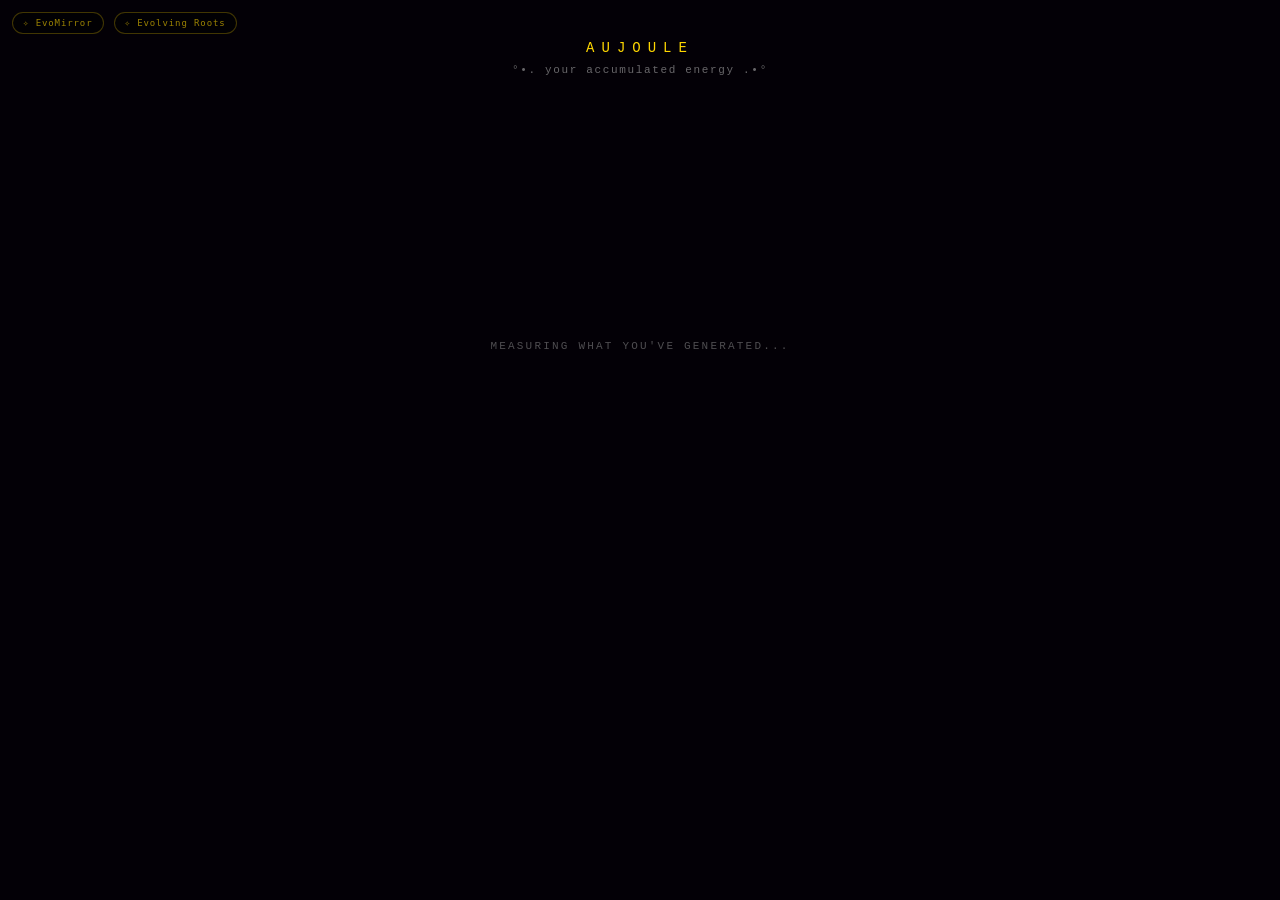
<file: aujoule-frontend/Aujoulefrontend.html - Copy.html>
<!DOCTYPE html>
<html lang="en">
<head>
<meta charset="UTF-8">
<meta name="viewport" content="width=device-width, initial-scale=1.0, maximum-scale=1.0">
<title>AuJoule - Your Real Accumulated Energy</title>
<meta name="description" content="AuJoule measures the real, cumulative energy behind every seal you've generated across the system - not currency, an honest reflection of what you've actually made.">
<meta property="og:title" content="AuJoule">
<meta property="og:description" content="The real, accumulated energy behind every seal you've generated - not currency, an honest measure.">
<meta property="og:url" content="https://aujoule.com">
<meta property="og:type" content="website">
<meta name="crypto-address" content="0x44636E01b9Bc5b6530e045e4496a56844DD00e37">
<meta name="sovereign-wallet" content="0x44636E01b9Bc5b6530e045e4496a56844DD00e37">
<meta name="twitter:card" content="summary">
<meta name="twitter:title" content="AuJoule">
<meta name="twitter:description" content="Your real, accumulated energy across the system.">
<link rel="icon" href="data:,">
<style>
    html, body { margin: 0; padding: 0; background: #030006; color: #fff; font-family: 'Courier New', monospace; min-height: 100vh; }
    .title {
        text-align: center; padding-top: max(40px, env(safe-area-inset-top));
        font-size: 14px; letter-spacing: 0.5em; color: #ffd700; text-transform: uppercase;
    }
    .sub { text-align: center; color: rgba(255,255,255,0.4); font-size: 11px; margin-top: 8px; letter-spacing: 0.15em; }

    .orb-wrap { display: flex; justify-content: center; margin: 50px 0 30px; }
    .orb {
        width: 220px; height: 220px; border-radius: 50%;
        background: radial-gradient(circle at 35% 30%, rgba(255,215,0,0.9), rgba(191,0,255,0.4) 55%, rgba(0,0,0,0) 75%);
        box-shadow: 0 0 60px rgba(255,215,0,0.4), 0 0 120px rgba(191,0,255,0.25);
        animation: breathe 4s ease-in-out infinite;
        display: flex; align-items: center; justify-content: center; flex-direction: column;
    }
    @keyframes breathe { 0%, 100% { transform: scale(1); } 50% { transform: scale(1.05); } }
    .orb-value { font-size: 30px; font-weight: bold; color: #fff; text-shadow: 0 0 12px #ffd700; }
    .orb-unit { font-size: 11px; letter-spacing: 0.2em; color: rgba(255,255,255,0.7); margin-top: 4px; }

    .stats-grid {
        max-width: 500px; margin: 0 auto; padding: 0 20px 40px;
        display: grid; grid-template-columns: 1fr 1fr; gap: 14px;
    }
    .stat-card {
        border: 1px solid rgba(255,215,0,0.25); background: rgba(255,215,0,0.04);
        border-radius: 10px; padding: 14px; text-align: center;
    }
    .stat-num { font-size: 22px; color: #ffd700; font-weight: bold; }
    .stat-label { font-size: 9px; letter-spacing: 0.15em; color: rgba(255,255,255,0.5); text-transform: uppercase; margin-top: 4px; }

    .explainer {
        max-width: 460px; margin: 0 auto 40px; padding: 16px 20px;
        border-top: 1px dashed rgba(255,255,255,0.15); font-size: 11px;
        color: rgba(255,255,255,0.45); line-height: 1.7; text-align: center;
    }

    .need-login {
        display: none; min-height: 60vh; flex-direction: column; align-items: center; justify-content: center;
        gap: 16px; text-align: center; padding: 24px;
    }
    .need-login p { max-width: 380px; color: rgba(255,255,255,0.6); font-size: 13px; line-height: 1.7; }
    .need-login a {
        color: #ffd700; border: 1px solid rgba(255,215,0,0.4); padding: 10px 22px;
        border-radius: 999px; text-decoration: none; font-size: 11px; letter-spacing: 0.15em; text-transform: uppercase;
    }
    .login-form { display: flex; flex-direction: column; gap: 10px; width: min(90vw, 300px); }
    .login-form input {
        padding: 12px 14px; background: rgba(255,255,255,0.05); border: 1px solid rgba(255,215,0,0.3);
        color: #fff; border-radius: 8px; font-family: inherit; font-size: 16px;
    }
    .login-form input::placeholder { color: rgba(255,255,255,0.35); }
    .login-form button {
        padding: 12px; background: #ffd700; color: #000; border: none; border-radius: 8px;
        font-weight: bold; cursor: pointer; font-family: inherit; letter-spacing: 0.1em; text-transform: uppercase;
    }
    .login-error { color: #ff5e00; font-size: 11px; min-height: 14px; }
    .login-divider { color: rgba(255,255,255,0.3); font-size: 10px; margin: 4px 0; }
    .loading-state {
        min-height: 60vh; display: flex; align-items: center; justify-content: center;
        color: rgba(255,255,255,0.3); font-size: 11px; letter-spacing: 0.2em; text-transform: uppercase;
    }
    .cross-nav {
        position: fixed; top: max(12px, env(safe-area-inset-top)); left: 12px; z-index: 30;
        display: flex; gap: 10px; font-family: monospace; font-size: 9px;
    }
    .cross-nav a {
        color: rgba(255,215,0,0.6); text-decoration: none; letter-spacing: 0.1em;
        border: 1px solid rgba(255,215,0,0.25); padding: 5px 10px; border-radius: 999px;
        background: rgba(0,0,0,0.4); transition: color 0.2s ease;
    }
    .cross-nav a:hover { color: rgba(255,215,0,1); }
</style>
    <script>
        const API_BASE_URL = "https://auevo-backend.lisajevolving.workers.dev";
    </script>
</head>
<body>

<div class="cross-nav">
    <a href="https://evomirror.com">✧ EvoMirror</a>
    <a href="https://evolvingroots.org">✧ Evolving Roots</a>
</div>

<div class="title">AuJoule</div>
<div class="sub">°•. your accumulated energy .•°</div>

<div id="loadingState" class="loading-state">Measuring what you've generated...</div>

<div id="mainContent" style="display:none;">
    <div class="orb-wrap">
        <div class="orb">
            <div class="orb-value" id="orbValue">0</div>
            <div class="orb-unit">AuJ</div>
        </div>
    </div>

    <div class="stats-grid">
        <div class="stat-card"><div class="stat-num" id="statSeals">0</div><div class="stat-label">Seals Sealed</div></div>
        <div class="stat-card"><div class="stat-num" id="statGates">0</div><div class="stat-label">Gates Crossed</div></div>
        <div class="stat-card"><div class="stat-num" id="statRealm">-</div><div class="stat-label">Dominant Realm</div></div>
        <div class="stat-card"><div class="stat-num" id="statAvg">0</div><div class="stat-label">Avg Energy / Seal</div></div>
    </div>

    <div class="explainer">
        AuJoule is a real, honest measure - not currency, not tradeable. It's the sum of the actual energy formula behind every seal you've ever generated, root the entire system was built on. It reflects effort and presence, nothing invented.
    </div>
</div>

<div class="need-login" id="needLogin">
    <p>AuJoule measures what you've actually generated across the system. Sign in with your EvoMirror account.</p>
    <div class="login-form">
        <input type="email" id="loginEmail" placeholder="your email" autocomplete="email">
        <input type="password" id="loginPassword" placeholder="your password" autocomplete="current-password">
        <button id="loginSubmitBtn">Sign In</button>
        <div class="login-error" id="loginError"></div>
    </div>
    <div class="login-divider">no account yet?</div>
    <a href="https://evomirror.com">Begin on EvoMirror</a>
</div>

<script>
const SUPABASE_URL = 'https://mwiziojeqhzwoygbcttq.supabase.co';
const SUPABASE_ANON_KEY = 'sb_publishable_PRdPGdDmDSmdO0yiDLBDTA_6UcurViL';
const supabaseClient = window.supabase.createClient(SUPABASE_URL, SUPABASE_ANON_KEY);

function matchRealmKey(realmText) {
    if (!realmText) return null;
    const realms = ["RUBY ROOT ANCHOR", "AMBER KUNDALINI", "EMERALD HEART", "AZURE THROAT", "INDIGO THIRD EYE", "VIOLET CROWN"];
    const upper = realmText.toUpperCase();
    return realms.find(key => upper.includes(key)) || null;
}

async function init() {
    const { data: sessionData } = await supabaseClient.auth.getSession();
    const authUser = sessionData.session ? sessionData.session.user : null;

    if (!authUser) {
        document.getElementById('loadingState').style.display = 'none';
        document.getElementById('needLogin').style.display = 'flex';
        return;
    }

    const { data: seals, error } = await supabaseClient
        .from('seals')
        .select('matrix_coordinates, evo_metrics')
        .eq('user_id', authUser.id);

    document.getElementById('loadingState').style.display = 'none';

    if (error || !seals || seals.length === 0) {
        document.getElementById('needLogin').style.display = 'flex';
        return;
    }

    // The actual energy total - a real sum of the root formula's output
    // across every seal this identity has ever generated. Not invented,
    // not decorative - literally the numbers already computed each time.
    let totalEnergy = 0;
    let totalGates = 0;
    const realmCounts = {};

    seals.forEach(seal => {
        const delta = seal.evo_metrics && typeof seal.evo_metrics.evolution_delta === 'number'
            ? seal.evo_metrics.evolution_delta
            : 0;
        totalEnergy += Math.abs(delta);

        if (seal.evo_metrics && seal.evo_metrics.is_gate) totalGates++;

        const realmKey = matchRealmKey(seal.matrix_coordinates && seal.matrix_coordinates.oracle_realm);
        if (realmKey) realmCounts[realmKey] = (realmCounts[realmKey] || 0) + 1;
    });

    let dominantRealm = 'still forming';
    let dominantCount = 0;
    Object.keys(realmCounts).forEach(realm => {
        if (realmCounts[realm] > dominantCount) {
            dominantRealm = realm;
            dominantCount = realmCounts[realm];
        }
    });

    const avgEnergy = totalEnergy / seals.length;

    document.getElementById('orbValue').innerText = totalEnergy.toFixed(1);
    document.getElementById('statSeals').innerText = seals.length;
    document.getElementById('statGates').innerText = totalGates;
    document.getElementById('statRealm').innerText = dominantRealm;
    document.getElementById('statAvg').innerText = avgEnergy.toFixed(2);
    document.getElementById('mainContent').style.display = 'block';
}

document.getElementById('loginSubmitBtn').addEventListener('click', async () => {
    const email = document.getElementById('loginEmail').value.trim();
    const password = document.getElementById('loginPassword').value;
    const errorEl = document.getElementById('loginError');
    errorEl.innerText = '';

    if (!email || !password) {
        errorEl.innerText = 'Enter both email and password.';
        return;
    }

    try {
        const { error } = await supabaseClient.auth.signInWithPassword({ email, password });
        if (error) throw error;
        document.getElementById('needLogin').style.display = 'none';
        document.getElementById('loadingState').style.display = 'flex';
        init();
    } catch (err) {
        errorEl.innerText = err.message || 'Something went wrong.';
    }
});

init();
</script>
</body>
</html>
</file>
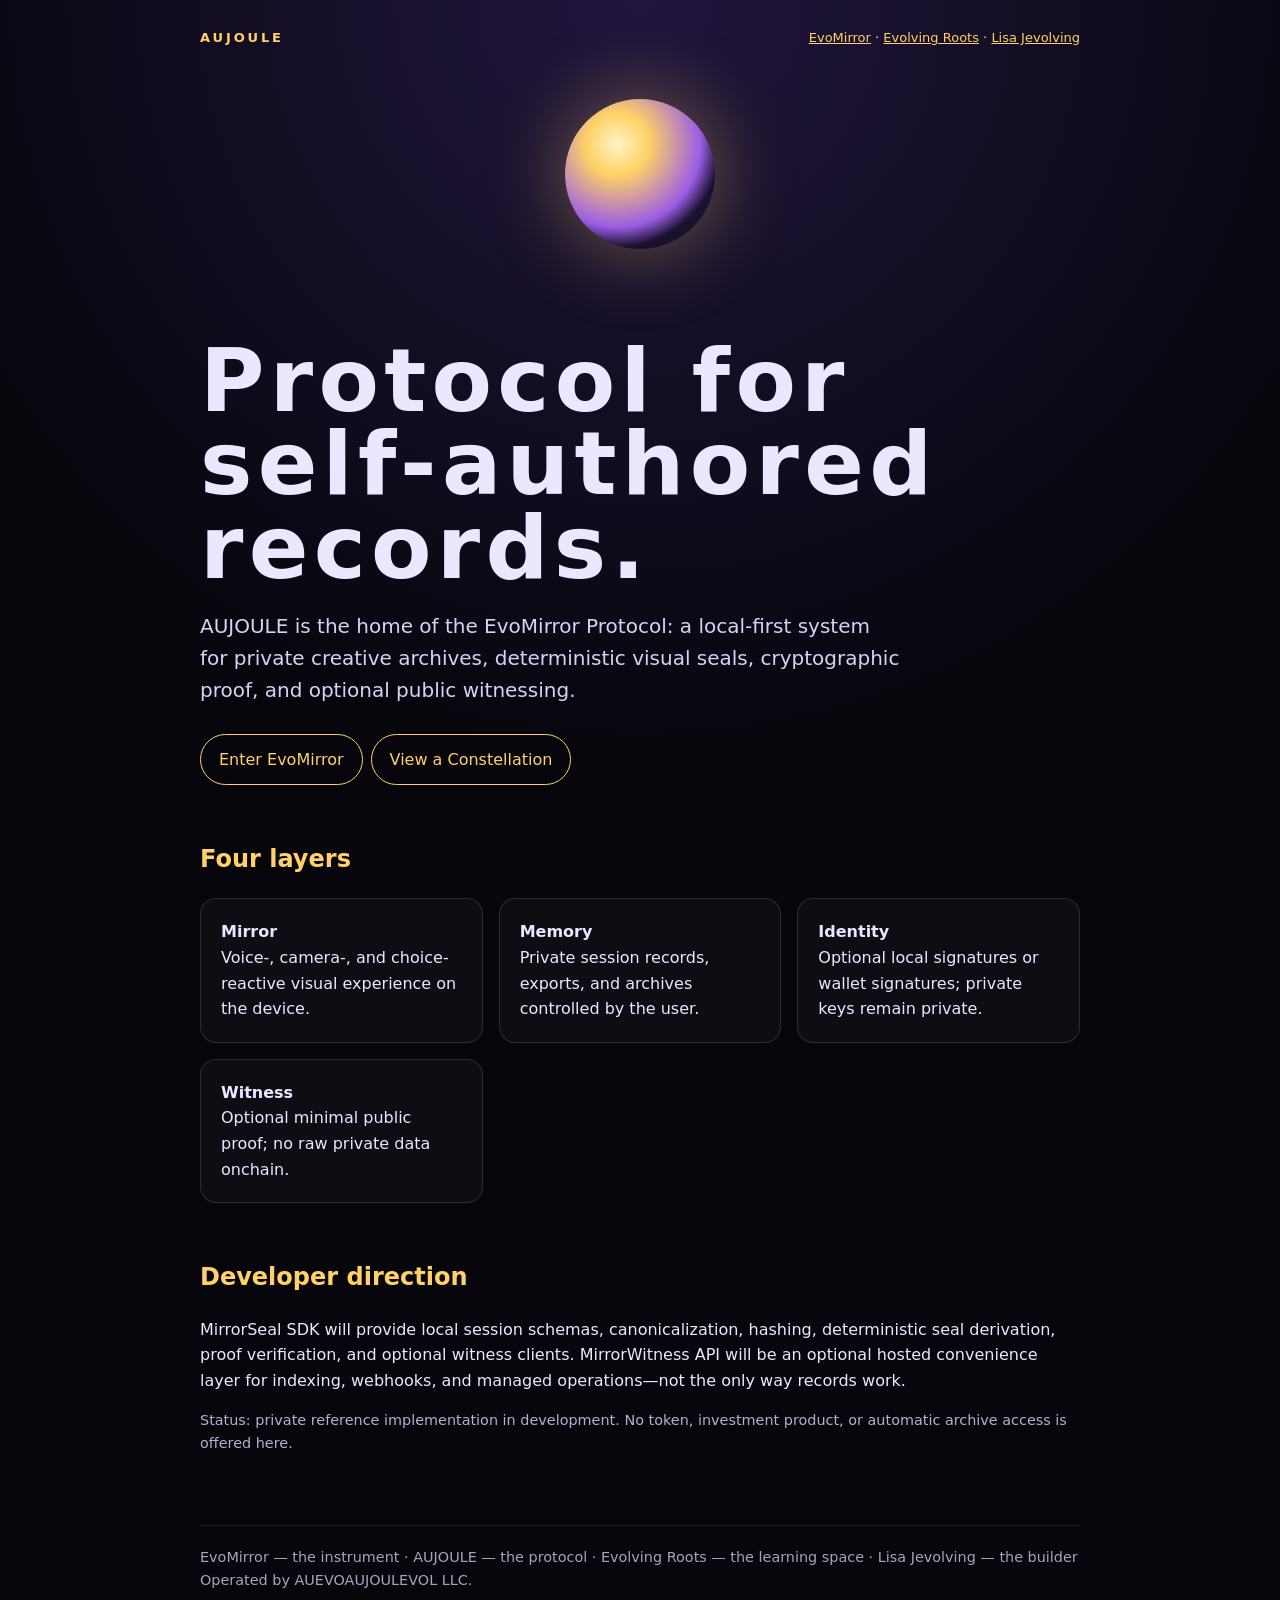
<file: aujoule-frontend/index-backup.html>
<!doctype html>
<html lang="en"><head><meta charset="utf-8"><meta name="viewport" content="width=device-width,initial-scale=1"><title>AUJOULE — EvoMirror Protocol</title><meta name="description" content="AUJOULE is the protocol and developer home for EvoMirror: local-first creative records, deterministic visual seals, and optional public proof."><style>
:root{--bg:#07060d;--gold:#ffd166;--violet:#9b5de5;--ink:#eae7ff}*{box-sizing:border-box}body{margin:0;background:radial-gradient(circle at 50% 0,#21163e,transparent 42%),var(--bg);color:var(--ink);font:16px/1.6 system-ui,sans-serif}.wrap{max-width:920px;margin:auto;padding:28px 20px 70px}nav{display:flex;justify-content:space-between;gap:12px;flex-wrap:wrap;font-size:13px}a{color:var(--gold)}.mark{letter-spacing:.22em;color:var(--gold);font-weight:700}h1{font-size:clamp(2.5rem,8vw,5.5rem);line-height:.95;margin:90px 0 20px;letter-spacing:.06em}h2{margin-top:55px;color:var(--gold)}.lead{max-width:700px;font-size:1.25rem;color:#d9d1f4}.orb{width:150px;height:150px;border-radius:50%;margin:50px auto;background:radial-gradient(circle at 35% 30%,#fff4c2,#ffd166 22%,#9b5de5 58%,transparent 72%);box-shadow:0 0 80px #ffd16666;animation:breathe 5s ease-in-out infinite}@keyframes breathe{50%{transform:scale(1.08)}}.grid{display:grid;grid-template-columns:repeat(auto-fit,minmax(210px,1fr));gap:16px}.card{padding:20px;border:1px solid #ffffff20;border-radius:16px;background:#ffffff08}.button{display:inline-block;padding:12px 18px;border:1px solid var(--gold);border-radius:999px;text-decoration:none;margin:8px 8px 0 0}.small{color:#b6aecf;font-size:.9rem}footer{margin-top:70px;border-top:1px solid #ffffff1c;padding-top:20px;color:#aaa2bd;font-size:.9rem}</style></head><body><main class="wrap"><nav><span class="mark">AUJOULE</span><span><a href="https://evomirror.com">EvoMirror</a> · <a href="https://evolvingroots.org">Evolving Roots</a> · <a href="https://lisajevolving.com">Lisa Jevolving</a></span></nav><div class="orb"></div><h1>Protocol for<br>self-authored records.</h1><p class="lead">AUJOULE is the home of the EvoMirror Protocol: a local-first system for private creative archives, deterministic visual seals, cryptographic proof, and optional public witnessing.</p><a class="button" href="https://evomirror.com">Enter EvoMirror</a><a class="button" href="https://evolvingroots.org">View a Constellation</a><h2>Four layers</h2><section class="grid"><article class="card"><b>Mirror</b><br>Voice-, camera-, and choice-reactive visual experience on the device.</article><article class="card"><b>Memory</b><br>Private session records, exports, and archives controlled by the user.</article><article class="card"><b>Identity</b><br>Optional local signatures or wallet signatures; private keys remain private.</article><article class="card"><b>Witness</b><br>Optional minimal public proof; no raw private data onchain.</article></section><h2>Developer direction</h2><p>MirrorSeal SDK will provide local session schemas, canonicalization, hashing, deterministic seal derivation, proof verification, and optional witness clients. MirrorWitness API will be an optional hosted convenience layer for indexing, webhooks, and managed operations—not the only way records work.</p><p class="small">Status: private reference implementation in development. No token, investment product, or automatic archive access is offered here.</p><footer>EvoMirror — the instrument · AUJOULE — the protocol · Evolving Roots — the learning space · Lisa Jevolving — the builder<br>Operated by AUEVOAUJOULEVOL LLC.</footer></main></body></html>
</file>
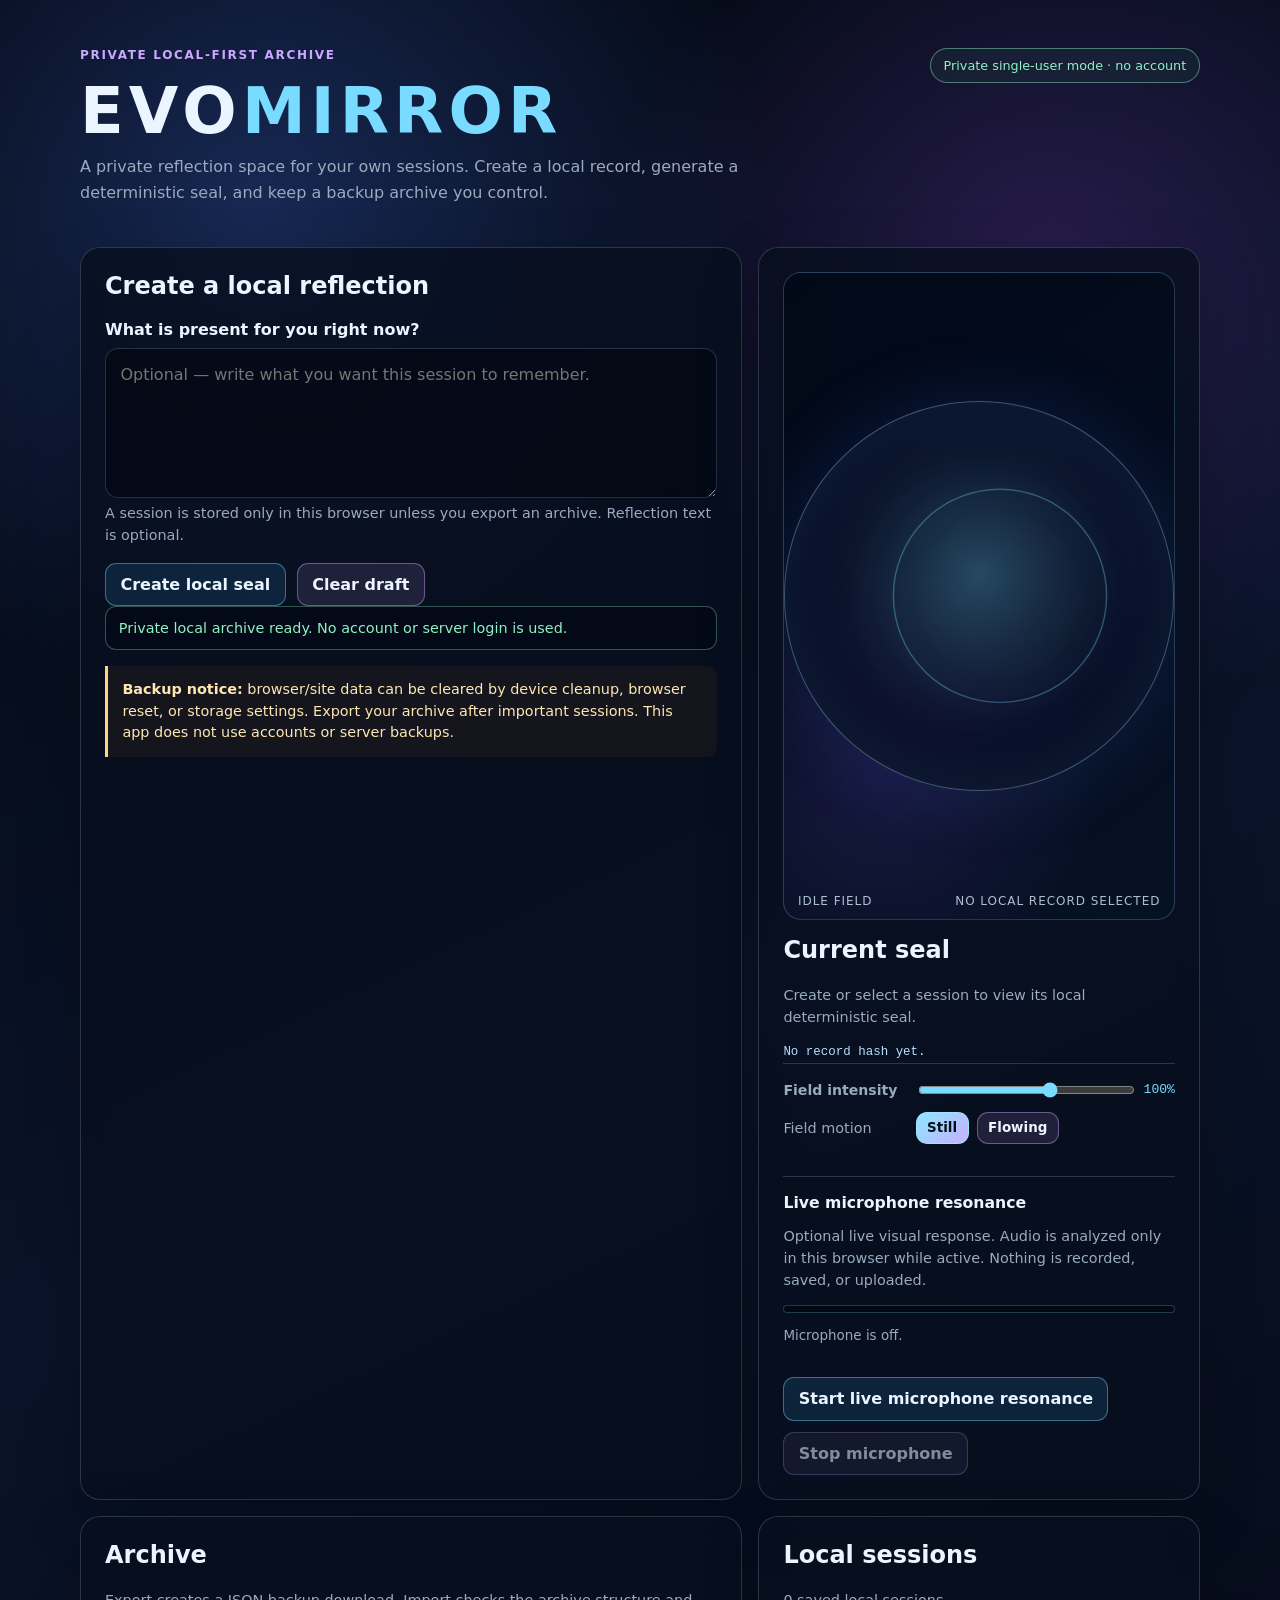
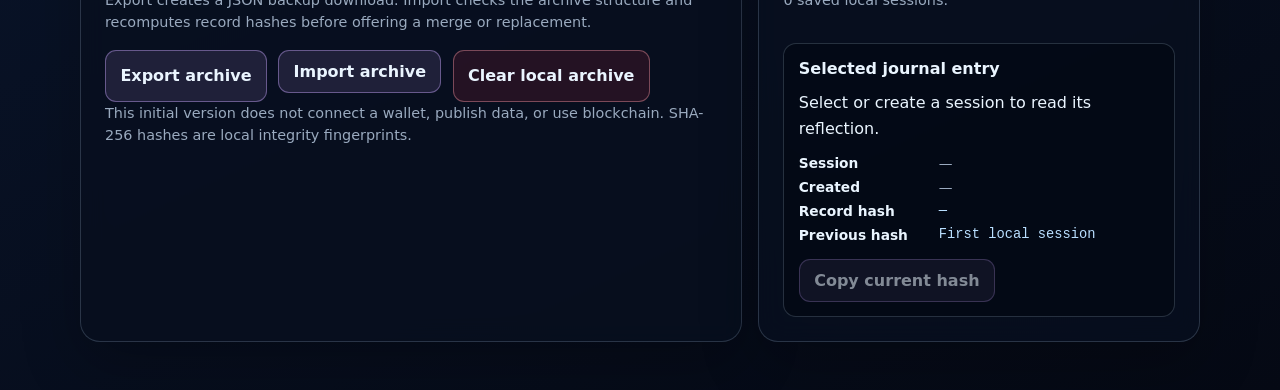
<file: frontend/index-current-backup.html>
<!DOCTYPE html>
<html lang="en">
<head>
  <meta charset="UTF-8">
  <meta name="viewport" content="width=device-width, initial-scale=1.0, viewport-fit=cover">
  <meta name="description" content="A private, local-first EvoMirror reflection archive that creates deterministic visual seals from personal sessions.">
  <meta property="og:title" content="EvoMirror — Private Local Reflection">
  <meta property="og:description" content="A private local-first reflection archive with versioned sessions and deterministic visual seals.">
  <meta property="og:type" content="website">
  <meta property="og:url" content="https://evomirror.com">
  <title>EvoMirror — Private Local Reflection</title>
  <style>
    :root {
      color-scheme: dark;
      --ink: #eaf5ff;
      --muted: #9aaabf;
      --line: rgba(197, 226, 255, 0.18);
      --panel: rgba(8, 15, 31, 0.82);
      --accent: #79dbff;
      --accent-2: #cba7ff;
      --good: #8ff1c6;
      --warn: #ffd580;
      --danger: #ff9da9;
    }

    * { box-sizing: border-box; }

    body {
      margin: 0;
      min-height: 100vh;
      font-family: Inter, ui-sans-serif, system-ui, -apple-system, BlinkMacSystemFont, "Segoe UI", sans-serif;
      color: var(--ink);
      background:
        radial-gradient(circle at 20% 10%, rgba(77, 126, 255, 0.26), transparent 32rem),
        radial-gradient(circle at 82% 14%, rgba(170, 84, 255, 0.20), transparent 28rem),
        linear-gradient(155deg, #030711, #09142a 52%, #050914);
    }

    .shell {
      width: min(1120px, calc(100% - 2rem));
      margin: 0 auto;
      padding: 2rem 0 3rem;
    }

    header {
      display: flex;
      align-items: flex-start;
      justify-content: space-between;
      gap: 1rem;
      padding: 1rem 0 1.6rem;
    }

    h1, h2, p { margin-top: 0; }

    h1 {
      margin-bottom: 0.4rem;
      font-size: clamp(2rem, 6vw, 4rem);
      letter-spacing: 0.08em;
      font-weight: 780;
    }

    h1 span { color: var(--accent); }

    .eyebrow {
      color: var(--accent-2);
      text-transform: uppercase;
      letter-spacing: 0.14em;
      font-size: 0.75rem;
      font-weight: 750;
    }

    .tagline { color: var(--muted); max-width: 42rem; line-height: 1.6; }

    .private-badge {
      border: 1px solid rgba(143, 241, 198, 0.45);
      color: var(--good);
      background: rgba(30, 90, 70, 0.18);
      border-radius: 999px;
      padding: 0.55rem 0.8rem;
      font-size: 0.8rem;
      white-space: nowrap;
    }

    .grid {
      display: grid;
      grid-template-columns: minmax(0, 1.2fr) minmax(300px, 0.8fr);
      gap: 1rem;
    }

    .panel {
      border: 1px solid var(--line);
      background: var(--panel);
      border-radius: 20px;
      padding: clamp(1rem, 3vw, 1.5rem);
      box-shadow: 0 22px 60px rgba(0, 0, 0, 0.24);
      backdrop-filter: blur(12px);
    }

    label { display: block; margin-bottom: 0.55rem; font-weight: 650; }

    textarea {
      width: 100%;
      min-height: 150px;
      resize: vertical;
      border-radius: 13px;
      border: 1px solid var(--line);
      padding: 0.9rem;
      background: rgba(2, 7, 18, 0.66);
      color: var(--ink);
      font: inherit;
      line-height: 1.5;
    }

    textarea:focus, button:focus-visible, input:focus-visible {
      outline: 3px solid rgba(121, 219, 255, 0.5);
      outline-offset: 2px;
    }

    .helper, .privacy { color: var(--muted); font-size: 0.9rem; line-height: 1.55; }

    .actions { display: flex; flex-wrap: wrap; gap: 0.7rem; margin-top: 1rem; }

    button, .file-label {
      appearance: none;
      border: 1px solid rgba(121, 219, 255, 0.42);
      border-radius: 11px;
      padding: 0.7rem 0.9rem;
      background: rgba(40, 110, 160, 0.22);
      color: var(--ink);
      font: inherit;
      font-weight: 700;
      cursor: pointer;
      transition: transform 120ms ease, background 120ms ease;
    }

    button:hover, .file-label:hover { transform: translateY(-1px); background: rgba(52, 138, 197, 0.35); }
    button.secondary, .file-label.secondary { background: rgba(203, 167, 255, 0.12); border-color: rgba(203, 167, 255, 0.42); }
    button.danger { background: rgba(170, 42, 64, 0.18); border-color: rgba(255, 157, 169, 0.4); }
    button:disabled { opacity: 0.55; cursor: not-allowed; transform: none; }

    .file-label input { display: none; }

    .seal-wrap { display: grid; gap: 1rem; }

    .seal {
      aspect-ratio: 1;
      width: min(100%, 390px);
      margin: 0 auto;
      display: grid;
      place-items: center;
      border-radius: 50%;
      border: 1px solid rgba(164, 226, 255, 0.35);
      background: radial-gradient(circle at 50% 45%, rgba(138, 222, 255, 0.18), rgba(9, 14, 40, 0.75) 58%, rgba(2, 5, 15, 0.98));
      overflow: hidden;
      box-shadow: inset 0 0 70px rgba(93, 196, 255, 0.13), 0 0 80px rgba(62, 119, 255, 0.14);
    }

    #sealSvg { width: 100%; height: 100%; }

    .status {
      min-height: 2.4rem;
      padding: 0.7rem 0.8rem;
      border-radius: 11px;
      border: 1px solid var(--line);
      background: rgba(1, 5, 14, 0.45);
      color: var(--muted);
      font-size: 0.9rem;
      line-height: 1.4;
    }

    .status.good { color: var(--good); border-color: rgba(143, 241, 198, 0.32); }
    .status.warn { color: var(--warn); border-color: rgba(255, 213, 128, 0.32); }
    .status.error { color: var(--danger); border-color: rgba(255, 157, 169, 0.32); }

    .hash {
      overflow-wrap: anywhere;
      color: #b9dfff;
      font-family: ui-monospace, SFMono-Regular, Menlo, Consolas, monospace;
      font-size: 0.78rem;
      line-height: 1.5;
    }

    .record-list { margin: 1rem 0 0; padding: 0; list-style: none; display: grid; gap: 0.55rem; max-height: 255px; overflow: auto; }
    .record-list button { width: 100%; text-align: left; padding: 0.7rem; background: rgba(255, 255, 255, 0.03); border-color: var(--line); font-weight: 550; }
    .record-list small { display: block; color: var(--muted); margin-top: 0.25rem; }

    .notice {
      margin-top: 1rem;
      border-left: 3px solid var(--warn);
      padding: 0.8rem 0.9rem;
      background: rgba(117, 80, 17, 0.13);
      border-radius: 0 10px 10px 0;
      color: #ffe7b2;
      line-height: 1.5;
      font-size: 0.9rem;
    }

    dialog {
      width: min(560px, calc(100% - 2rem));
      border: 1px solid var(--line);
      border-radius: 18px;
      background: #0b1427;
      color: var(--ink);
      padding: 1.25rem;
      box-shadow: 0 20px 70px rgba(0, 0, 0, 0.6);
    }

    dialog::backdrop { background: rgba(0, 0, 0, 0.68); }

        .journal-detail {
      margin-top: 1rem;
      border: 1px solid var(--line);
      background: rgba(1, 5, 14, 0.42);
      border-radius: 13px;
      padding: 0.9rem;
    }

    .journal-detail h3 {
      margin: 0 0 0.35rem;
      font-size: 1rem;
    }

    .journal-entry {
      white-space: pre-wrap;
      overflow-wrap: anywhere;
      margin: 0.75rem 0;
      color: #eaf5ff;
      line-height: 1.65;
    }

    .detail-grid {
      display: grid;
      gap: 0.5rem;
      margin-top: 0.75rem;
    }

    .detail-row {
      display: grid;
      grid-template-columns: minmax(8rem, 0.4fr) minmax(0, 1fr);
      gap: 0.75rem;
      align-items: start;
      color: var(--muted);
      font-size: 0.86rem;
    }

    .detail-row strong {
      color: var(--ink);
    }

    .detail-row code {
      color: #b9dfff;
      overflow-wrap: anywhere;
      font-family: ui-monospace, SFMono-Regular, Menlo, Consolas, monospace;
    }

        .resonance-wrap {
      position: relative;
      min-height: min(72vh, 680px);      display: grid;
      place-items: center;
      overflow: hidden;
      isolation: isolate;
      border: 1px solid rgba(141, 212, 255, 0.24);
      border-radius: 18px;
      background:
        radial-gradient(circle at 50% 46%, rgba(86, 193, 255, 0.16), transparent 34%),
        radial-gradient(circle at 24% 78%, rgba(140, 89, 255, 0.14), transparent 38%),
        linear-gradient(145deg, rgba(2, 8, 22, 0.92), rgba(7, 20, 40, 0.76));
    }

    #resonanceCanvas {
      position: absolute;
      inset: 0;
      width: 100%;
      height: 100%;
      z-index: 0;
      pointer-events: none;
    }

    .resonance-wrap .seal,
.resonance-readout {
  position: relative;
  z-index: 1;
}

    .resonance-wrap #sealSvg {
      width: min(48vw, 430px);
      filter: drop-shadow(0 0 13px rgba(112, 214, 255, 0.54));
      transition: filter 280ms ease, transform 280ms ease;
    }

    .resonance-wrap:hover #sealSvg {
      filter: drop-shadow(0 0 24px rgba(139, 221, 255, 0.86));
      transform: scale(1.025);
    }

    .resonance-readout {
      position: absolute;
      left: 0.85rem;
      right: 0.85rem;
      bottom: 0.7rem;
      display: flex;
      justify-content: space-between;
      gap: 0.75rem;
      color: rgba(218, 239, 255, 0.78);
      font-size: 0.75rem;
      letter-spacing: 0.08em;
      text-transform: uppercase;
      pointer-events: none;
    }

    .resonance-readout span:last-child {
      text-align: right;
      overflow: hidden;
      text-overflow: ellipsis;
      white-space: nowrap;
    }

        .resonance-controls {
      display: grid;
      gap: 0.75rem;
      margin-top: 0.1rem;
      padding-top: 0.95rem;
      border-top: 1px solid var(--line);
    }

    .control-row {
      display: grid;
      grid-template-columns: minmax(7.4rem, 0.46fr) minmax(0, 1fr);
      align-items: center;
      gap: 0.8rem;
    }

    .control-row label {
      margin: 0;
      color: var(--muted);
      font-size: 0.88rem;
      font-weight: 650;
    }

    .control-row output {
      color: var(--accent);
      font-family: ui-monospace, SFMono-Regular, Menlo, Consolas, monospace;
      font-size: 0.82rem;
    }

    .intensity-control {
      display: grid;
      grid-template-columns: minmax(0, 1fr) auto;
      align-items: center;
      gap: 0.65rem;
    }

    input[type="range"] {
      width: 100%;
      accent-color: var(--accent);
      cursor: pointer;
    }

    .motion-control {
      display: flex;
      flex-wrap: wrap;
      gap: 0.5rem;
    }

    .motion-control button {
      padding: 0.48rem 0.66rem;
      font-size: 0.84rem;
      font-weight: 650;
    }

    .motion-control button[aria-pressed="true"] {
      color: #03101c;
      border-color: rgba(157, 231, 255, 0.86);
      background: linear-gradient(135deg, #8ee6ff, #c7afff);
    }

    .resonance-wrap.is-flowing #sealSvg {
      animation: resonance-breathe 5.4s ease-in-out infinite;
      transform-origin: center;
    }

    @keyframes resonance-breathe {
      0%, 100% {
        filter: drop-shadow(0 0 13px rgba(112, 214, 255, 0.54));
        transform: scale(1) rotate(0deg);
      }
      50% {
        filter: drop-shadow(0 0 28px rgba(158, 225, 255, 0.9));
        transform: scale(1.035) rotate(1.25deg);
      }
    }

        .mic-resonance {
      display: grid;
      gap: 0.8rem;
      margin-top: 1rem;
      padding-top: 1rem;
      border-top: 1px solid var(--line);
    }

    .mic-resonance h3 {
      margin: 0;
      font-size: 0.98rem;
    }

    .mic-resonance p {
      margin: 0;
    }

    .mic-meter {
      height: 0.54rem;
      overflow: hidden;
      border: 1px solid rgba(121, 219, 255, 0.24);
      border-radius: 999px;
      background: rgba(1, 5, 14, 0.58);
    }

    .mic-meter > span {
      display: block;
      width: 0%;
      height: 100%;
      border-radius: inherit;
      background: linear-gradient(90deg, #69d8ff, #c5a7ff, #96f5c4);
      box-shadow: 0 0 18px rgba(105, 216, 255, 0.6);
      transition: width 90ms linear;
    }

    .mic-state {
      min-height: 1.4rem;
      color: var(--muted);
      font-size: 0.84rem;
      line-height: 1.45;
    }

    .mic-state.active {
      color: var(--good);
    }

    .mic-resonance.is-active {
      border-top-color: rgba(143, 241, 198, 0.42);
    }

    @media (prefers-reduced-motion: reduce) {
      .resonance-wrap.is-flowing #sealSvg {
        animation: none;
      }
    }

    @media (prefers-reduced-motion: reduce) {
      .resonance-wrap #sealSvg,
      .resonance-wrap:hover #sealSvg {
        transition: none;
        transform: none;
      }
    }

    @media (max-width: 800px) {
      header { flex-direction: column; }
      .grid { grid-template-columns: 1fr; }
      .private-badge { white-space: normal; }
    }
  </style>
</head>
<body>
  <main class="shell">
    <header>
      <div>
        <p class="eyebrow">Private local-first archive</p>
        <h1>EVO<span>MIRROR</span></h1>
        <p class="tagline">A private reflection space for your own sessions. Create a local record, generate a deterministic seal, and keep a backup archive you control.</p>
      </div>
      <div class="private-badge">Private single-user mode · no account</div>
    </header>

    <section class="grid" aria-label="EvoMirror private session workspace">
      <article class="panel">
        <h2>Create a local reflection</h2>
        <label for="reflection">What is present for you right now?</label>
        <textarea id="reflection" maxlength="12000" placeholder="Optional — write what you want this session to remember."></textarea>
        <p class="helper">A session is stored only in this browser unless you export an archive. Reflection text is optional.</p>
        <div class="actions">
          <button id="createSession" type="button">Create local seal</button>
          <button id="clearDraft" class="secondary" type="button">Clear draft</button>
        </div>
        <div id="status" class="status" role="status" aria-live="polite">Loading local archive…</div>
        <div class="notice"><strong>Backup notice:</strong> browser/site data can be cleared by device cleanup, browser reset, or storage settings. Export your archive after important sessions. This app does not use accounts or server backups.</div>
      </article>

      <aside class="panel seal-wrap" aria-label="Current local seal">
        <div class="resonance-wrap" id="resonanceWrap">
  <canvas id="resonanceCanvas" aria-hidden="true"></canvas>

  <div class="seal">
    <svg
      id="sealSvg"
      viewBox="0 0 400 400"
      role="img"
      aria-label="Deterministic local session seal"
    ></svg>
  </div>

  <div class="resonance-readout" aria-live="polite">
    <span id="resonanceState">Idle field</span>
    <span id="resonanceSeed">No local record selected</span>
  </div>
</div>
        <div>
          <h2>Current seal</h2>
          <p id="sealSummary" class="helper">Create or select a session to view its local deterministic seal.</p>
          <div id="hashDisplay" class="hash">No record hash yet.</div>
          <div class="resonance-controls" aria-label="Local resonance display controls">
  <div class="control-row">
    <label for="fieldIntensity">Field intensity</label>

    <div class="intensity-control">
      <input
        id="fieldIntensity"
        type="range"
        min="35"
        max="140"
        value="100"
        step="1"
      >
      <output id="fieldIntensityValue" for="fieldIntensity">100%</output>
    </div>
  </div>

  <div class="control-row">
    <span class="helper">Field motion</span>

    <div class="motion-control" role="group" aria-label="Field motion">
      <button
        id="motionStill"
        class="secondary"
        type="button"
        aria-pressed="true"
      >
        Still
      </button>

      <button
        id="motionFlowing"
        class="secondary"
        type="button"
        aria-pressed="false"
      >
        Flowing
      </button>
    </div>
  </div>
</div>
        </div>
        <section
  class="mic-resonance"
  id="micResonance"
  aria-labelledby="micResonanceTitle"
>
  <h3 id="micResonanceTitle">Live microphone resonance</h3>

  <p class="helper">
    Optional live visual response. Audio is analyzed only in this browser while
    active. Nothing is recorded, saved, or uploaded.
  </p>

  <div class="mic-meter" aria-hidden="true">
    <span id="micMeterFill"></span>
  </div>

  <p id="micState" class="mic-state" role="status">
    Microphone is off.
  </p>

  <div class="actions">
    <button id="startMic" type="button">
      Start live microphone resonance
    </button>

    <button id="stopMic" class="secondary" type="button" disabled>
      Stop microphone
    </button>
  </div>
</section>
      </aside>
    </section>

    <section class="grid" style="margin-top: 1rem" aria-label="Local archive tools">
      <article class="panel">
        <h2>Archive</h2>
        <p class="privacy">Export creates a JSON backup download. Import checks the archive structure and recomputes record hashes before offering a merge or replacement.</p>
        <div class="actions">
          <button id="exportArchive" class="secondary" type="button">Export archive</button>
          <label class="file-label secondary">Import archive<input id="importArchive" type="file" accept="application/json,.json"></label>
          <button id="clearLocal" class="danger" type="button">Clear local archive</button>
        </div>
        <p class="helper">This initial version does not connect a wallet, publish data, or use blockchain. SHA-256 hashes are local integrity fingerprints.</p>
      </article>

     <article class="panel">
  <h2>Local sessions</h2>
  <p id="recordCount" class="helper">No saved sessions.</p>
  <ul id="recordList" class="record-list" aria-label="Saved local sessions"></ul>

  <section class="journal-detail" aria-label="Selected journal entry">
    <h3>Selected journal entry</h3>

    <p id="journalEntry" class="journal-entry">
      Select or create a session to read its reflection.
    </p>

    <div class="detail-grid">
      <div class="detail-row">
        <strong>Session</strong>
        <span id="journalSession">—</span>
      </div>

      <div class="detail-row">
        <strong>Created</strong>
        <span id="journalCreated">—</span>
      </div>

      <div class="detail-row">
        <strong>Record hash</strong>
        <code id="journalHash">—</code>
      </div>

      <div class="detail-row">
        <strong>Previous hash</strong>
        <code id="journalPreviousHash">First local session</code>
      </div>
    </div>

    <div class="actions">
      <button id="copyHash" class="secondary" type="button" disabled>
        Copy current hash
      </button>
    </div>
  </section>
</article>
    </section>
  </main>

  <dialog id="importDialog">
    <h2>Import archive</h2>
    <p id="importSummary" class="privacy"></p>
    <div class="actions">
      <button id="mergeImport" type="button">Merge valid records</button>
      <button id="replaceImport" class="secondary" type="button">Replace local archive</button>
      <button id="cancelImport" class="danger" type="button">Cancel</button>
    </div>
  </dialog>

  <script>
    (() => {
      'use strict';

      const DB_NAME = 'evomirror-private-archive';
      const DB_VERSION = 1;
      const STORE = 'sessions';
      const SCHEMA_VERSION = 1;
      let db;
      let pendingImport = null;

      const $ = (id) => document.getElementById(id);
      const reflection = $('reflection');
      const status = $('status');
      const sealSvg = $('sealSvg');
      const resonanceCanvas = $('resonanceCanvas');
      const resonanceState = $('resonanceState');
      const resonanceSeed = $('resonanceSeed');

      const resonanceWrap = $('resonanceWrap');
      const fieldIntensity = $('fieldIntensity');
      const fieldIntensityValue = $('fieldIntensityValue');
      const motionStill = $('motionStill');
      const motionFlowing = $('motionFlowing');
      const micResonance = $('micResonance');
      const micMeterFill = $('micMeterFill');
      const micState = $('micState');
      const startMic = $('startMic');
      const stopMic = $('stopMic');

      const sealSummary = $('sealSummary');
      const hashDisplay = $('hashDisplay');
      const recordList = $('recordList');
      const recordCount = $('recordCount');

      const journalEntry = $('journalEntry');
      const journalSession = $('journalSession');
      const journalCreated = $('journalCreated');
      const journalHash = $('journalHash');
      const journalPreviousHash = $('journalPreviousHash');
      const copyHash = $('copyHash');

      const importDialog = $('importDialog');
      const importSummary = $('importSummary');

      let currentRecord = null;
      let currentRecords = [];

      let resonanceIntensity = 1;
      let resonanceMotion = 'still';

      let micStream = null;
      let micAudioContext = null;
      let micAnalyser = null;
      let micAnimationFrame = null;
      let micData = null;
      let liveMicLevel = 0;
      let liveMicBass = 0;
      let liveMicMid = 0;
      let liveMicTreble = 0;
      let liveMicImpulse = 0;
      let previousMicLevel = 0;
      let micFrequencyData = null;

      function setStatus(message, kind = '') {
        status.textContent = message;
        status.className = `status ${kind}`;
      }

      function openDb() {
        return new Promise((resolve, reject) => {
          const request = indexedDB.open(DB_NAME, DB_VERSION);
          request.onupgradeneeded = () => {
            const database = request.result;
            if (!database.objectStoreNames.contains(STORE)) {
              const store = database.createObjectStore(STORE, { keyPath: 'id' });
              store.createIndex('createdAt', 'createdAt', { unique: false });
            }
          };
          request.onsuccess = () => resolve(request.result);
          request.onerror = () => reject(request.error);
        });
      }

      function transaction(mode = 'readonly') {
        return db.transaction(STORE, mode).objectStore(STORE);
      }

      function requestAsPromise(request) {
        return new Promise((resolve, reject) => {
          request.onsuccess = () => resolve(request.result);
          request.onerror = () => reject(request.error);
        });
      }

      async function allRecords() {
        const records = await requestAsPromise(transaction().getAll());
        return records.sort((a, b) => a.createdAt.localeCompare(b.createdAt));
      }

      async function putRecord(record) {
        return requestAsPromise(transaction('readwrite').put(record));
      }

      async function clearRecords() {
        return requestAsPromise(transaction('readwrite').clear());
      }

      function canonicalPayload(record) {
        return JSON.stringify({
          schemaVersion: record.schemaVersion,
          id: record.id,
          createdAt: record.createdAt,
          reflectionText: record.reflectionText,
          sealParameters: record.sealParameters,
          previousRecordHash: record.previousRecordHash
        });
      }

      async function sha256(value) {
        const bytes = new TextEncoder().encode(value);
        const digest = await crypto.subtle.digest('SHA-256', bytes);
        return [...new Uint8Array(digest)].map((byte) => byte.toString(16).padStart(2, '0')).join('');
      }

      function numberFromHash(hash, offset, length = 8) {
        return parseInt(hash.slice(offset, offset + length), 16) / Math.pow(16, length);
      }

      function sealParametersFromHash(hash) {
        const hue = Math.floor(numberFromHash(hash, 0) * 360);
        const hue2 = Math.floor(numberFromHash(hash, 8) * 360);
        const sides = 5 + Math.floor(numberFromHash(hash, 16) * 8);
        const rings = 2 + Math.floor(numberFromHash(hash, 24) * 5);
        const rotation = Math.floor(numberFromHash(hash, 32) * 360);
        const pulse = 0.35 + numberFromHash(hash, 40) * 0.55;
        return { hue, hue2, sides, rings, rotation, pulse };
      }

      function svgNode(name, attributes = {}) {
        const node = document.createElementNS('http://www.w3.org/2000/svg', name);
        Object.entries(attributes).forEach(([key, value]) => node.setAttribute(key, value));
        return node;
      }

      function renderSeal(record) {
        sealSvg.replaceChildren();
        if (!record) {
          sealSvg.append(svgNode('circle', { cx: 200, cy: 200, r: 110, fill: 'none', stroke: 'rgba(121,219,255,.32)', 'stroke-width': 1.5 }));
          return;
        }
        const p = record.sealParameters;
        const center = 200;
        const outer = 150;
        const group = svgNode('g', { transform: `rotate(${p.rotation} ${center} ${center})` });
        const defs = svgNode('defs');
        const gradient = svgNode('radialGradient', { id: 'sealGlow', cx: '50%', cy: '50%', r: '50%' });
        gradient.append(
          svgNode('stop', { offset: '0%', 'stop-color': `hsl(${p.hue}, 95%, 78%)`, 'stop-opacity': '0.95' }),
          svgNode('stop', { offset: '56%', 'stop-color': `hsl(${p.hue2}, 86%, 54%)`, 'stop-opacity': '0.25' }),
          svgNode('stop', { offset: '100%', 'stop-color': '#02050f', 'stop-opacity': '0' })
        );
        defs.append(gradient);
        sealSvg.append(defs);
        sealSvg.append(svgNode('circle', { cx: center, cy: center, r: 171, fill: 'url(#sealGlow)' }));

        for (let ring = 1; ring <= p.rings; ring += 1) {
          group.append(svgNode('circle', {
            cx: center,
            cy: center,
            r: (outer / p.rings) * ring,
            fill: 'none',
            stroke: `hsl(${(p.hue + ring * 18) % 360}, 92%, ${64 - ring * 4}%)`,
            'stroke-opacity': (0.16 + (ring / p.rings) * 0.38).toFixed(2),
            'stroke-width': (0.7 + ring * 0.35).toFixed(2)
          }));
        }

        const points = [];
        for (let i = 0; i < p.sides; i += 1) {
          const angle = (Math.PI * 2 * i) / p.sides - Math.PI / 2;
          const radius = 90 + ((i % 2) * 25) + p.pulse * 22;
          points.push(`${center + Math.cos(angle) * radius},${center + Math.sin(angle) * radius}`);
        }
        group.append(svgNode('polygon', {
          points: points.join(' '),
          fill: `hsla(${p.hue2}, 90%, 62%, 0.17)`,
          stroke: `hsl(${p.hue}, 96%, 76%)`,
          'stroke-width': 2
        }));

        for (let i = 0; i < p.sides; i += 1) {
          const angle = (Math.PI * 2 * i) / p.sides - Math.PI / 2;
          const x = center + Math.cos(angle) * 145;
          const y = center + Math.sin(angle) * 145;
          group.append(svgNode('circle', { cx: x, cy: y, r: 3.5 + p.pulse * 2, fill: `hsl(${(p.hue2 + i * 19) % 360}, 100%, 78%)` }));
        }

        group.append(svgNode('circle', { cx: center, cy: center, r: 23 + p.pulse * 12, fill: `hsl(${p.hue}, 98%, 78%)`, 'fill-opacity': 0.72 }));
        sealSvg.append(group);
      }

      function hashSeed(value = '') {
  let seed = 2166136261;

  for (let index = 0; index < value.length; index += 1) {
    seed ^= value.charCodeAt(index);
    seed = Math.imul(seed, 16777619);
  }

  return seed >>> 0;
}

function mulberry32(seed) {
  return function random() {
    let value = (seed += 0x6d2b79f5);
    value = Math.imul(value ^ (value >>> 15), value | 1);
    value ^= value + Math.imul(value ^ (value >>> 7), value | 61);

    return ((value ^ (value >>> 14)) >>> 0) / 4294967296;
  };
}

function renderResonance(record) {
  const context = resonanceCanvas.getContext('2d');
  const rect = resonanceCanvas.getBoundingClientRect();
  const dpr = Math.min(window.devicePixelRatio || 1, 2);
  const width = Math.max(1, Math.floor(rect.width * dpr));
  const height = Math.max(1, Math.floor(rect.height * dpr));

  resonanceCanvas.width = width;
  resonanceCanvas.height = height;

  context.setTransform(dpr, 0, 0, dpr, 0, 0);
  context.clearRect(0, 0, rect.width, rect.height);

  if (!record) {
    resonanceState.textContent = 'Idle field';
    resonanceSeed.textContent = 'No local record selected';
    return;
  }

  const seedText = record.recordHash || record.id || record.createdAt;
  const random = mulberry32(hashSeed(seedText));
  const centerX = rect.width / 2;
  const centerY = rect.height / 2;
  const baseRadius = Math.min(rect.width, rect.height) * 0.34;
  const hue = Math.floor(random() * 110) + 185;
  const baseParticleCount = 42 + Math.floor(random() * 32);

  const voiceLevel = liveMicLevel;
  const bass = liveMicBass;
  const mid = liveMicMid;
  const treble = liveMicTreble;
  const impulse = liveMicImpulse;

  const intensity =
    resonanceIntensity *
    (1 + voiceLevel * 0.42 + mid * 0.26 + treble * 0.16);

  const voiceScale = 1 + bass * 0.22 + voiceLevel * 0.08;
  const voiceFlow = 1 + mid * 0.9;
  const voiceDetail = 1 + treble * 1.35;
  const voicePulse = impulse * 0.75;

  const radius = baseRadius * voiceScale;
  const particleCount = Math.round(
    baseParticleCount + treble * 26 + voiceLevel * 12
  );

  const time =
    resonanceMotion === 'flowing' ? performance.now() * 0.001 : 0;

    const gridDepth = 0.62 + bass * 0.18;
    const gridFlow = time * (0.32 + mid * 0.95);
    const gridPulse = impulse * 18;

    const baseHue = record.sealParameters.hue;

const liveHue =
  (baseHue +
    mid * 52 +
    treble * 28 +
    Math.sin(time * (0.45 + mid)) * 16) %
  360;

const saturation = Math.min(
  100,
  52 + voiceLevel * 22 + treble * 20
);

const lightness = Math.min(
  88,
  42 + voiceLevel * 14 + impulse * 22
);

const depthAlpha =
  0.10 + bass * 0.14 + voiceLevel * 0.05;

const horizonY = rect.height * 0.47;
const floorBottom = rect.height * 1.04;
const horizontalLines = 16;
const verticalLines = 19;

context.save();

context.strokeStyle =
  `hsla(
    ${(liveHue + 26 + treble * 18) % 360},
    ${saturation}%,
    ${Math.min(84, lightness + 18)}%,
    ${Math.min(0.42, depthAlpha + treble * 0.06)}
  )`;

context.lineWidth = 0.8 + treble * 0.5 + impulse * 0.35;

for (let line = 0; line <= horizontalLines; line += 1) {
  const progress = line / horizontalLines;
  const perspective = progress * progress;
  const y = horizonY + (floorBottom - horizonY) * perspective;

  const wave =
    Math.sin(line * 0.78 + gridFlow) *
      (1.5 + mid * 3.5) +
    Math.cos(line * 0.34 - gridFlow * 1.2) *
      bass *
      3.5;

  const pulseLift =
    Math.exp(-Math.pow(progress - 0.42, 2) / 0.035) * gridPulse;

  context.beginPath();
  context.moveTo(-rect.width * 0.08, y + wave - pulseLift);
  context.lineTo(rect.width * 1.08, y + wave - pulseLift);
  context.stroke();
}

for (let line = 0; line <= verticalLines; line += 1) {
  const progress = line / verticalLines;
  const horizonX =
    centerX + (progress - 0.5) * rect.width * 0.42;

  const bottomX =
    centerX + (progress - 0.5) * rect.width * (1.42 + gridDepth * 0.12);

  const bend =
    Math.sin(progress * Math.PI * 2 + gridFlow * 0.65) *
    (mid * 8 + bass * 4);

  context.beginPath();
  context.moveTo(horizonX + bend * 0.2, horizonY);
  context.lineTo(bottomX + bend, floorBottom);
  context.stroke();
}



const horizonGlow = context.createLinearGradient(
  0,
  horizonY - 28,
  0,
  horizonY + 48
);

horizonGlow.addColorStop(
  0,
  `hsla(${liveHue}, ${saturation}%, 78%, 0)`
);

horizonGlow.addColorStop(
  0.5,
  `hsla(
    ${(liveHue + 42 + treble * 18) % 360},
    ${saturation}%,
    ${Math.min(88, lightness + 26)}%,
    ${Math.min(0.30, depthAlpha + voiceLevel * 0.10)}
  )`
);

horizonGlow.addColorStop(
  1,
  `hsla(${liveHue}, ${saturation}%, 78%, 0)`
);

context.fillStyle = horizonGlow;
context.fillRect(0, horizonY - 28, rect.width, 76);

context.restore();

const wireformLobes = 3 + Math.floor(random() * 3);
const wireformTurns = 2.2 + random() * 1.8;
const wireformPoints = 180;
const wireformWidth = radius * (1.06 + bass * 0.42 + impulse * 0.18);
const wireformHeight = radius * (0.56 + mid * 0.30 + impulse * 0.08);
const wireformCenterY = centerY - radius * 0.04;
const wireformSpin = time * (0.46 + mid * 2.1 + voiceLevel * 0.55);

context.save();

context.globalCompositeOperation = 'lighter';
context.lineCap = 'round';
context.lineJoin = 'round';
context.shadowColor =
  `hsla(${liveHue}, ${saturation}%, ${Math.min(92, lightness + 24)}%, 0.82)`;

context.shadowBlur =
  7 + treble * 12 + voiceLevel * 6 + impulse * 8;

const strandCount = 9 + Math.round(treble * 7);

for (let strand = 0; strand < strandCount; strand += 1) {
  const strandOffset =
    (strand / Math.max(1, strandCount - 1) - 0.5) *
    (4.5 + treble * 10);

  context.beginPath();

  context.strokeStyle =
    `hsla(
      ${(liveHue + strand * 3.8 + mid * 26) % 360},
      ${Math.min(100, saturation + 10)}%,
      ${Math.min(92, lightness + 20 + treble * 12)}%,
      ${Math.min(0.68, 0.18 + depthAlpha + treble * 0.12)}
    )`;

  context.lineWidth =
    0.45 + treble * 0.55 + (strand % 3 === 0 ? 0.3 : 0);

  for (let point = 0; point <= wireformPoints; point += 1) {
    const progress = point / wireformPoints;
    const angle = progress * Math.PI * 2 * wireformTurns;

    const lobe =
      1 +
      Math.sin(
        angle * wireformLobes +
          wireformSpin +
          strand * 0.18
      ) *
        (0.22 + bass * 0.18);

    const spiral =
      0.26 +
      Math.sin(angle * 0.5 + wireformSpin * 0.65) *
        0.13;

    const x =
      centerX +
      Math.cos(
        angle +
          wireformSpin +
          Math.sin(angle * 0.75 + strand) * 0.34
      ) *
        wireformWidth *
        lobe *
        spiral;

    const y =
      wireformCenterY +
      Math.sin(
        angle * (1.08 + mid * 0.35) -
          wireformSpin * 0.72
      ) *
        wireformHeight *
        lobe +
      strandOffset;

    if (point === 0) {
      context.moveTo(x, y);
    } else {
      context.lineTo(x, y);
    }
  }

  context.stroke();
}

context.restore();

const fieldParticleCount = 72 + Math.round(treble * 42);
const particleDrift = time * (0.22 + mid * 0.72);

context.save();

context.globalCompositeOperation = 'lighter';
context.shadowColor =
  `hsla(${liveHue}, ${saturation}%, ${Math.min(94, lightness + 26)}%, 0.65)`;

context.shadowBlur =
  3 + treble * 8 + impulse * 5;

for (let particle = 0; particle < fieldParticleCount; particle += 1) {
  const seedAngle = random() * Math.PI * 2;
  const seedDistance = radius * (0.58 + random() * 1.58);
  const orbitDirection = particle % 2 === 0 ? 1 : -1;

  const angle =
    seedAngle +
    particleDrift *
      orbitDirection *
      (0.55 + random() * 0.85);

  const outwardPulse =
    impulse *
    radius *
    (0.05 + random() * 0.18);

  const wave =
    Math.sin(
      particleDrift * (1.2 + random() * 1.8) +
        seedAngle * 3
    ) *
    (2 + mid * 9);

  const x =
    centerX +
    Math.cos(angle) *
      (seedDistance + outwardPulse + wave);

  const y =
    centerY +
    Math.sin(angle) *
      (seedDistance + outwardPulse + wave) *
      (0.70 + bass * 0.10);

  const size =
    1.1 +
    random() * 2.6 +
    treble * 2.5 +
    impulse * 1.4;

  const particleHue =
    (liveHue +
      22 +
      random() * 84 +
      treble * 26) %
    360;

  const alpha =
    Math.min(
      0.86,
      0.20 +
        random() * 0.45 +
        voiceLevel * 0.20 +
        treble * 0.15
    );

  context.fillStyle =
    `hsla(
      ${particleHue},
      ${Math.min(100, saturation + 8)}%,
      ${Math.min(94, lightness + 28)}%,
      ${alpha}
    )`;

  context.fillRect(
    x - size / 2,
    y - size / 2,
    size,
    size
  );
}

context.restore();

const rippleCount = 3;

context.save();

context.globalCompositeOperation = 'lighter';
context.lineWidth = 0.7 + treble * 0.45;

for (let ripple = 0; ripple < rippleCount; ripple += 1) {
  const phase =
    (time * (0.52 + mid * 0.48) + ripple / rippleCount) % 1;

  const rippleRadius =
    radius *
    (0.35 + phase * (1.45 + bass * 0.34) + impulse * 0.18);

  const rippleAlpha =
    Math.max(
      0,
      (1 - phase) *
        (0.05 + voiceLevel * 0.11 + impulse * 0.20)
    );

  context.beginPath();

  context.strokeStyle =
    `hsla(
      ${(liveHue + ripple * 22 + treble * 20) % 360},
      ${Math.min(100, saturation + 4)}%,
      ${Math.min(94, lightness + 24)}%,
      ${rippleAlpha}
    )`;

  context.arc(
    centerX,
    centerY,
    rippleRadius,
    0,
    Math.PI * 2
  );

  context.stroke();
}

context.restore();

  const glow = context.createRadialGradient(
    centerX,
    centerY,
    4,
    centerX,
    centerY,
    radius * (1.55 + bass * 0.18 + voicePulse * 0.26)
  );

  glow.addColorStop(
  0,
  `hsla(
    ${liveHue},
    ${saturation}%,
    ${Math.min(92, lightness + 20)}%,
    ${0.20 * intensity * (1 + voiceLevel * 0.35)}
  )`
);

glow.addColorStop(
  0.55,
  `hsla(
    ${(liveHue + 58 + treble * 24) % 360},
    ${Math.min(100, saturation + 6)}%,
    ${Math.min(86, lightness + 12)}%,
    ${0.06 * intensity * voiceDetail}
  )`
);

  glow.addColorStop(1, 'rgba(0, 0, 0, 0)');

  context.fillStyle = glow;
  context.fillRect(0, 0, rect.width, rect.height);

  const ringCount = 3 + Math.round(treble * 2);

  for (let ring = 1; ring <= ringCount; ring += 1) {
    const ringProgress = ring / ringCount;
    const ringRadius =
      radius *
      (0.52 + ringProgress * 0.65 + voicePulse * (0.07 + ring * 0.015));

    const waveAmount =
      bass * 7 +
      mid * 5 +
      treble * 2.5 +
      voicePulse * 11;

    const rotation =
      time * (0.15 + ring * 0.035) * voiceFlow +
      ring * 0.6;

    context.beginPath();

    context.strokeStyle =
  `hsla(
    ${(liveHue + ring * 8 + treble * 38) % 360},
    ${Math.min(100, saturation + ring * 2)}%,
    ${Math.min(92, lightness + 18 - ring * 2)}%,
    ${(0.18 - ring * 0.028) * intensity * (1 + voiceLevel * 0.2)}
  )`;

    context.lineWidth =
      0.8 + treble * 0.85 + voicePulse * 0.65;

    const points = 88;

    for (let point = 0; point <= points; point += 1) {
      const angle = (point / points) * Math.PI * 2;
      const organicWave =
        Math.sin(angle * (2.4 + mid * 2.8) + rotation) * waveAmount +
        Math.cos(angle * (4.8 + treble * 4.2) - rotation * 1.35) *
          waveAmount *
          0.42;

      const currentRadius = ringRadius + organicWave;
      const x = centerX + Math.cos(angle) * currentRadius;
      const y = centerY + Math.sin(angle) * currentRadius * 0.76;

      if (point === 0) {
        context.moveTo(x, y);
      } else {
        context.lineTo(x, y);
      }
    }

    context.closePath();
    context.stroke();
  }

  const coreRadius =
    radius * (0.13 + bass * 0.06 + voicePulse * 0.04);

  const coreGlow = context.createRadialGradient(
    centerX,
    centerY,
    0,
    centerX,
    centerY,
    coreRadius * 2.8
  );

  coreGlow.addColorStop(
  0,
  `hsla(
    ${liveHue},
    ${Math.min(100, saturation + 12)}%,
    ${Math.min(96, lightness + 34)}%,
    ${0.45 * intensity * (1 + voiceLevel * 0.3)}
  )`
);

coreGlow.addColorStop(
  0.35,
  `hsla(
    ${(liveHue + 32 + treble * 12) % 360},
    ${Math.min(100, saturation + 8)}%,
    ${Math.min(86, lightness + 14)}%,
    ${0.16 * intensity}
  )`
);

  coreGlow.addColorStop(1, 'rgba(0, 0, 0, 0)');

  context.fillStyle = coreGlow;
  context.beginPath();
  context.arc(centerX, centerY, coreRadius * 2.8, 0, Math.PI * 2);
  context.fill();

  for (let index = 0; index < particleCount; index += 1) {
    const baseAngle = random() * Math.PI * 2;
    const angle =
      baseAngle +
      time *
        (0.08 + random() * 0.15) *
        voiceFlow *
        (index % 2 === 0 ? 1 : -1);

    const distance =
      radius *
      (0.66 + random() * 1.02 + bass * random() * 0.15) +
      voicePulse * radius * random() * 0.2;

    const drift =
      Math.sin(time * (0.8 + mid) + baseAngle * 3) *
      (2 + mid * 7);

    const x = centerX + Math.cos(angle) * (distance + drift);
    const y =
      centerY +
      Math.sin(angle) *
        (distance + drift) *
        (0.76 + bass * 0.05);

    const size =
      (0.6 + random() * 2.5) *
      (1 + treble * 0.65 + voicePulse * 0.4);

    context.beginPath();

    context.fillStyle =
  `hsla(
    ${(liveHue + random() * 75 + treble * 32) % 360},
    ${Math.min(100, saturation + 6)}%,
    ${Math.min(96, lightness + 18 + random() * 8)}%,
    ${(0.22 + random() * 0.68) * intensity * voiceDetail}
  )`;

    context.arc(x, y, size, 0, Math.PI * 2);
    context.fill();
  }

  resonanceState.textContent =
    liveMicLevel > 0.02
      ? `${record.sealParameters.sides}-point live resonance field`
      : `${record.sealParameters.sides}-point resonance field`;

  resonanceSeed.textContent = `Seed ${seedText.slice(0, 12)}…`;
}

function setMicState(message, active = false) {
  micState.textContent = message;
  micState.classList.toggle('active', active);
  micResonance.classList.toggle('is-active', active);
}

function stopMicrophoneResonance(message = 'Microphone is off.') {
  if (micAnimationFrame) {
    cancelAnimationFrame(micAnimationFrame);
    micAnimationFrame = null;
  }

  if (micStream) {
    micStream.getTracks().forEach((track) => track.stop());
    micStream = null;
  }

  if (micAudioContext) {
    micAudioContext.close().catch(() => {});
    micAudioContext = null;
  }

  micAnalyser = null;
  micData = null;
  liveMicLevel = 0;
  micMeterFill.style.width = '0%';
  startMic.disabled = false;
  stopMic.disabled = true;
  setMicState(message, false);
  renderResonance(currentRecord);
}

function updateMicrophoneResonance() {
  if (!micAnalyser || !micData || !micFrequencyData) return;

  micAnalyser.getByteTimeDomainData(micData);
  micAnalyser.getByteFrequencyData(micFrequencyData);

  let total = 0;

  for (let index = 0; index < micData.length; index += 1) {
    const centered = (micData[index] - 128) / 128;
    total += centered * centered;
  }

  const rms = Math.sqrt(total / micData.length);
  const rawLevel = Math.min(1, rms * 4.2);

  const binHz = micAudioContext.sampleRate / micAnalyser.fftSize;

  function averageBand(fromHz, toHz) {
    const start = Math.max(0, Math.floor(fromHz / binHz));
    const end = Math.min(
      micFrequencyData.length - 1,
      Math.ceil(toHz / binHz)
    );

    let sum = 0;
    let count = 0;

    for (let index = start; index <= end; index += 1) {
      sum += micFrequencyData[index];
      count += 1;
    }

    return count ? sum / count / 255 : 0;
  }

  const rawBass = averageBand(60, 250);
  const rawMid = averageBand(250, 2200);
  const rawTreble = averageBand(2200, 7000);

  liveMicLevel = liveMicLevel * 0.72 + rawLevel * 0.28;
  liveMicBass = liveMicBass * 0.76 + rawBass * 0.24;
  liveMicMid = liveMicMid * 0.76 + rawMid * 0.24;
  liveMicTreble = liveMicTreble * 0.76 + rawTreble * 0.24;

  const risingEdge = Math.max(0, liveMicLevel - previousMicLevel);
  liveMicImpulse = Math.min(
    1,
    liveMicImpulse * 0.84 + risingEdge * 7.5
  );

  previousMicLevel = liveMicLevel;

  micMeterFill.style.width = `${Math.round(liveMicLevel * 100)}%`;

  renderResonance(currentRecord);
  micAnimationFrame = requestAnimationFrame(updateMicrophoneResonance);
}

async function startMicrophoneResonance() {
  if (!navigator.mediaDevices?.getUserMedia) {
    setMicState(
      'Live microphone access is not available in this browser or page context.',
      false
    );
    return;
  }

  try {
    startMic.disabled = true;
    setMicState('Requesting microphone permission…', false);

    const stream = await navigator.mediaDevices.getUserMedia({
      audio: {
        echoCancellation: false,
        noiseSuppression: false,
        autoGainControl: false
      },
      video: false
    });

    micStream = stream;

    micAudioContext =
      new (window.AudioContext || window.webkitAudioContext)();

    const source = micAudioContext.createMediaStreamSource(stream);

    micAnalyser = micAudioContext.createAnalyser();
    micAnalyser.fftSize = 1024;
    micAnalyser.smoothingTimeConstant = 0.78;

  micData = new Uint8Array(micAnalyser.fftSize);
  micFrequencyData = new Uint8Array(micAnalyser.frequencyBinCount);

  source.connect(micAnalyser);

    stopMic.disabled = false;

    setMicState(
      'Microphone is active for live visual response only. No audio is recorded, saved, or uploaded.',
      true
    );

    updateMicrophoneResonance();
  } catch (error) {
    console.error(error);

    stopMicrophoneResonance(
      error.name === 'NotAllowedError'
        ? 'Microphone permission was not granted. EvoMirror remains fully usable without it.'
        : `Microphone could not start: ${error.message}`
    );
  }
}

      function showRecord(record) {
  currentRecord = record;
  renderSeal(record);
  renderResonance(record);


  if (!record) {
    sealSummary.textContent =
      'Create or select a session to view its local deterministic seal.';
    hashDisplay.textContent = 'No record hash yet.';

    journalEntry.textContent =
      'Select or create a session to read its reflection.';
    journalSession.textContent = '—';
    journalCreated.textContent = '—';
    journalHash.textContent = '—';
    journalPreviousHash.textContent = 'First local session';
    copyHash.disabled = true;

    return;
  }

  const sessionPosition =
    currentRecords.findIndex((item) => item.id === record.id) + 1;

  sealSummary.textContent =
    `Created ${new Date(record.createdAt).toLocaleString()} · ` +
    `schema v${record.schemaVersion} · ` +
    `${record.sealParameters.sides}-point seal`;

  hashDisplay.textContent = `SHA-256: ${record.recordHash}`;

  journalEntry.textContent =
    record.reflectionText ||
    'No written reflection was saved for this session.';

  journalSession.textContent =
    sessionPosition > 0
      ? `${sessionPosition} of ${currentRecords.length}`
      : 'Saved local session';

  journalCreated.textContent =
    new Date(record.createdAt).toLocaleString();

  journalHash.textContent = record.recordHash;

  journalPreviousHash.textContent =
    record.previousRecordHash || 'First local session';

  copyHash.disabled = false;
}

      async function renderRecords(selectLatest = true) {
        const records = await allRecords();
        currentRecords = records;

        recordList.replaceChildren();
        recordCount.textContent = records.length === 1 ? '1 saved local session.' : `${records.length} saved local sessions.`;
        records.slice().reverse().forEach((record) => {
          const item = document.createElement('li');
          const button = document.createElement('button');
          const preview = record.reflectionText ? record.reflectionText.replace(/\s+/g, ' ').slice(0, 66) : 'Untitled local reflection';
          button.innerHTML = `${escapeHtml(preview)}<small>${new Date(record.createdAt).toLocaleString()} · ${record.recordHash.slice(0, 14)}…</small>`;
          button.addEventListener('click', () => showRecord(record));
          item.append(button);
          recordList.append(item);
        });
        if (selectLatest) showRecord(records.at(-1) || null);
        return records;
      }

      function escapeHtml(value) {
        return value.replace(/[&<>'"]/g, (character) => ({ '&': '&amp;', '<': '&lt;', '>': '&gt;', "'": '&#039;', '"': '&quot;' }[character]));
      }

      async function createSession() {
        try {
          const records = await allRecords();
          const previous = records.at(-1);
          const record = {
            schemaVersion: SCHEMA_VERSION,
            id: crypto.randomUUID(),
            createdAt: new Date().toISOString(),
            reflectionText: reflection.value.trim(),
            sealParameters: null,
            previousRecordHash: previous ? previous.recordHash : null
          };
          const firstHash = await sha256(JSON.stringify({
            schemaVersion: record.schemaVersion,
            id: record.id,
            createdAt: record.createdAt,
            reflectionText: record.reflectionText,
            previousRecordHash: record.previousRecordHash
          }));
          record.sealParameters = sealParametersFromHash(firstHash);
          record.recordHash = await sha256(canonicalPayload(record));
          await putRecord(record);
          reflection.value = '';
          showRecord(record);
          await renderRecords(false);
          setStatus('Local session created and saved in this browser. Export an archive to make a backup.', 'good');
        } catch (error) {
          console.error(error);
          setStatus(`Could not create the local session: ${error.message}`, 'error');
        }
      }

      function buildArchive(records) {
        return {
          archiveSchemaVersion: 1,
          app: 'EvoMirror Private Local Archive',
          exportedAt: new Date().toISOString(),
          records
        };
      }

      async function exportArchive() {
        try {
          const records = await allRecords();
          const content = JSON.stringify(buildArchive(records), null, 2);
          const blob = new Blob([content], { type: 'application/json' });
          const url = URL.createObjectURL(blob);
          const link = document.createElement('a');
          link.href = url;
          link.download = `evomirror-private-archive-${new Date().toISOString().slice(0, 10)}.json`;
          document.body.append(link);
          link.click();
          link.remove();
          URL.revokeObjectURL(url);
          setStatus(`Exported ${records.length} local session${records.length === 1 ? '' : 's'} as a JSON backup.`, 'good');
        } catch (error) {
          console.error(error);
          setStatus(`Could not export archive: ${error.message}`, 'error');
        }
      }

      async function validateRecord(record) {
        if (!record || typeof record !== 'object') return { valid: false, reason: 'Record is not an object.' };
        const required = ['schemaVersion', 'id', 'createdAt', 'reflectionText', 'sealParameters', 'previousRecordHash', 'recordHash'];
        if (required.some((key) => !(key in record))) return { valid: false, reason: 'Record is missing required fields.' };
        if (record.schemaVersion !== SCHEMA_VERSION || typeof record.id !== 'string' || typeof record.createdAt !== 'string' || typeof record.reflectionText !== 'string' || typeof record.recordHash !== 'string') {
          return { valid: false, reason: 'Record fields have an unsupported type or version.' };
        }
        const computed = await sha256(canonicalPayload(record));
        if (computed !== record.recordHash) return { valid: false, reason: 'SHA-256 hash does not match this record.' };
        const p = record.sealParameters;
        if (!p || !['hue', 'hue2', 'sides', 'rings', 'rotation', 'pulse'].every((key) => Number.isFinite(p[key]))) {
          return { valid: false, reason: 'Seal parameters are invalid.' };
        }
        return { valid: true };
      }

      async function inspectArchive(file) {
        try {
          const text = await file.text();
          const archive = JSON.parse(text);
          if (!archive || archive.archiveSchemaVersion !== 1 || !Array.isArray(archive.records)) throw new Error('This is not a supported EvoMirror archive.');
          const checks = await Promise.all(archive.records.map(validateRecord));
          const validRecords = archive.records.filter((_, index) => checks[index].valid);
          const invalidRecords = checks.filter((check) => !check.valid);
          pendingImport = { validRecords, invalidRecords };
          importSummary.textContent = `The archive contains ${archive.records.length} record(s): ${validRecords.length} valid and ${invalidRecords.length} invalid or altered. Only valid records can be imported. Choose Merge to preserve current records, or Replace to clear current local records first.`;
          importDialog.showModal();
        } catch (error) {
          console.error(error);
          setStatus(`Import was not opened: ${error.message}`, 'error');
        } finally {
          $('importArchive').value = '';
        }
      }

      async function applyImport(mode) {
        if (!pendingImport) return;
        try {
          const { validRecords, invalidRecords } = pendingImport;
          if (mode === 'replace') await clearRecords();
          const current = await allRecords();
          const ids = new Set(current.map((record) => record.id));
          let added = 0;
          for (const record of validRecords) {
            if (!ids.has(record.id)) {
              await putRecord(record);
              added += 1;
            }
          }
          await renderRecords(true);
          importDialog.close();
          setStatus(`Import complete: ${added} valid record(s) added${mode === 'replace' ? ' after replacing the local archive' : ''}. ${invalidRecords.length} invalid record(s) were not imported.`, invalidRecords.length ? 'warn' : 'good');
          pendingImport = null;
        } catch (error) {
          console.error(error);
          setStatus(`Could not apply import: ${error.message}`, 'error');
        }
      }

      async function clearLocalArchive() {
        const records = await allRecords();
        if (!records.length) {
          setStatus('There are no local sessions to clear.', 'warn');
          return;
        }
        if (!window.confirm(`Clear ${records.length} local session(s) from this browser? Export a backup first if you want to keep them.`)) return;
        await clearRecords();
        await renderRecords(true);
        setStatus('Local archive cleared from this browser.', 'warn');
      }

      async function initialize() {
        try {
          if (!('indexedDB' in window) || !crypto?.subtle || !crypto?.randomUUID) throw new Error('This browser does not provide the local storage and Web Crypto features EvoMirror needs.');
          db = await openDb();
          await renderRecords(true);
          setStatus('Private local archive ready. No account or server login is used.', 'good');
          renderSeal(null);
        } catch (error) {
          console.error(error);
          setStatus(`EvoMirror could not start: ${error.message}`, 'error');
          $('createSession').disabled = true;
          $('exportArchive').disabled = true;
        }
      }

      $('createSession').addEventListener('click', createSession);
      $('clearDraft').addEventListener('click', () => { reflection.value = ''; reflection.focus(); });
      $('exportArchive').addEventListener('click', exportArchive);
      $('importArchive').addEventListener('change', (event) => { if (event.target.files[0]) inspectArchive(event.target.files[0]); });
      $('clearLocal').addEventListener('click', clearLocalArchive);
      $('mergeImport').addEventListener('click', () => applyImport('merge'));
      $('replaceImport').addEventListener('click', () => applyImport('replace'));
      $('cancelImport').addEventListener('click', () => { pendingImport = null; importDialog.close(); });
      
      copyHash.addEventListener('click', async () => {
  if (!currentRecord) return;

  try {
    await navigator.clipboard.writeText(currentRecord.recordHash);
    setStatus('Current SHA-256 record hash copied to the clipboard.', 'good');
  } catch (error) {
    setStatus(
      'The hash could not be copied automatically. Select it from the Journal Archive panel and copy it manually.',
      'warn'
    );
  }
});

function setResonanceMotion(mode) {
  resonanceMotion = mode;

  const isFlowing = mode === 'flowing';

  resonanceWrap.classList.toggle('is-flowing', isFlowing);

  motionStill.setAttribute('aria-pressed', String(!isFlowing));
  motionFlowing.setAttribute('aria-pressed', String(isFlowing));

  setStatus(
    isFlowing
      ? 'Flowing display motion is active. It changes only this local visual display.'
      : 'Still display motion is active. It changes only this local visual display.',
    'good'
  );
}

fieldIntensity.addEventListener('input', () => {
  resonanceIntensity = Number(fieldIntensity.value) / 100;
  fieldIntensityValue.textContent = `${fieldIntensity.value}%`;
  renderResonance(currentRecord);
});

motionStill.addEventListener('click', () => setResonanceMotion('still'));
motionFlowing.addEventListener('click', () => setResonanceMotion('flowing'));

startMic.addEventListener('click', startMicrophoneResonance);
stopMic.addEventListener('click', () => stopMicrophoneResonance());
window.addEventListener('pagehide', () => stopMicrophoneResonance());

window.addEventListener('resize', () => renderResonance(currentRecord));

initialize();
})();
</script>
</body>
</html>
</file>
